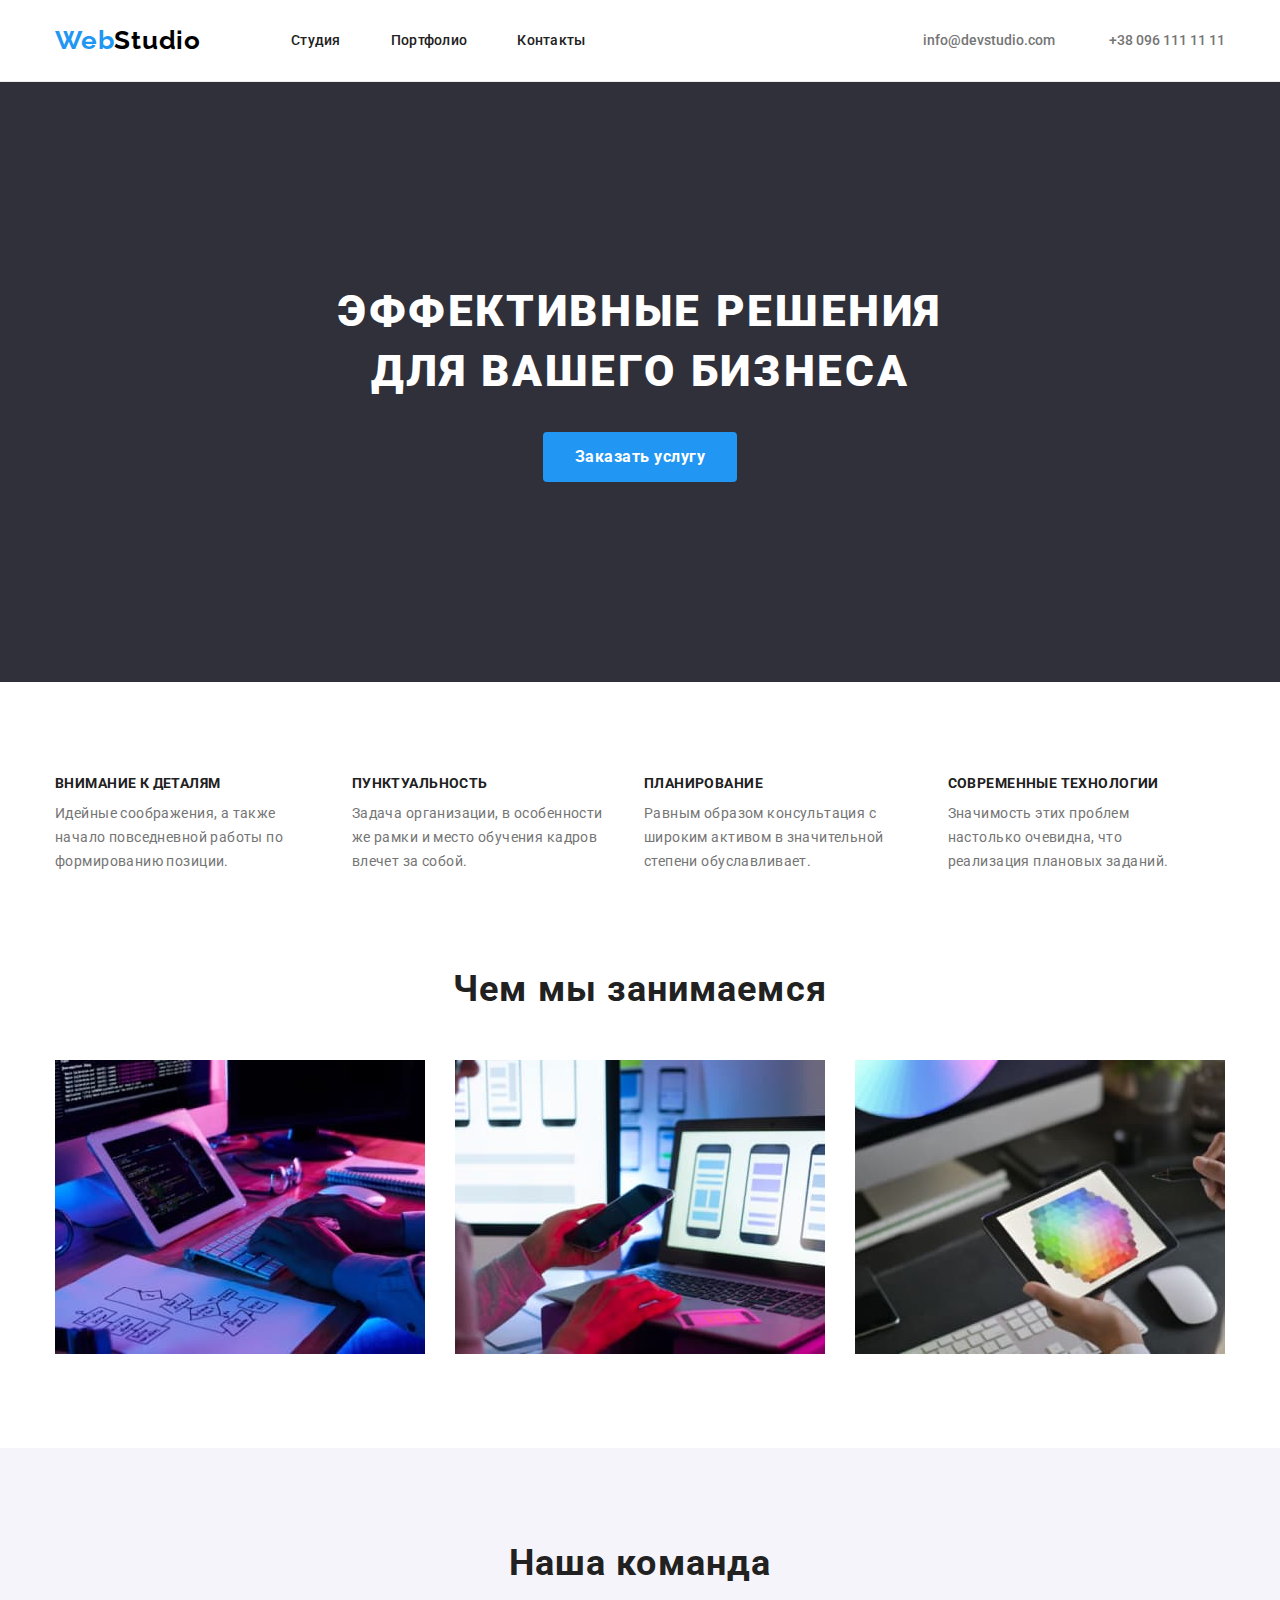
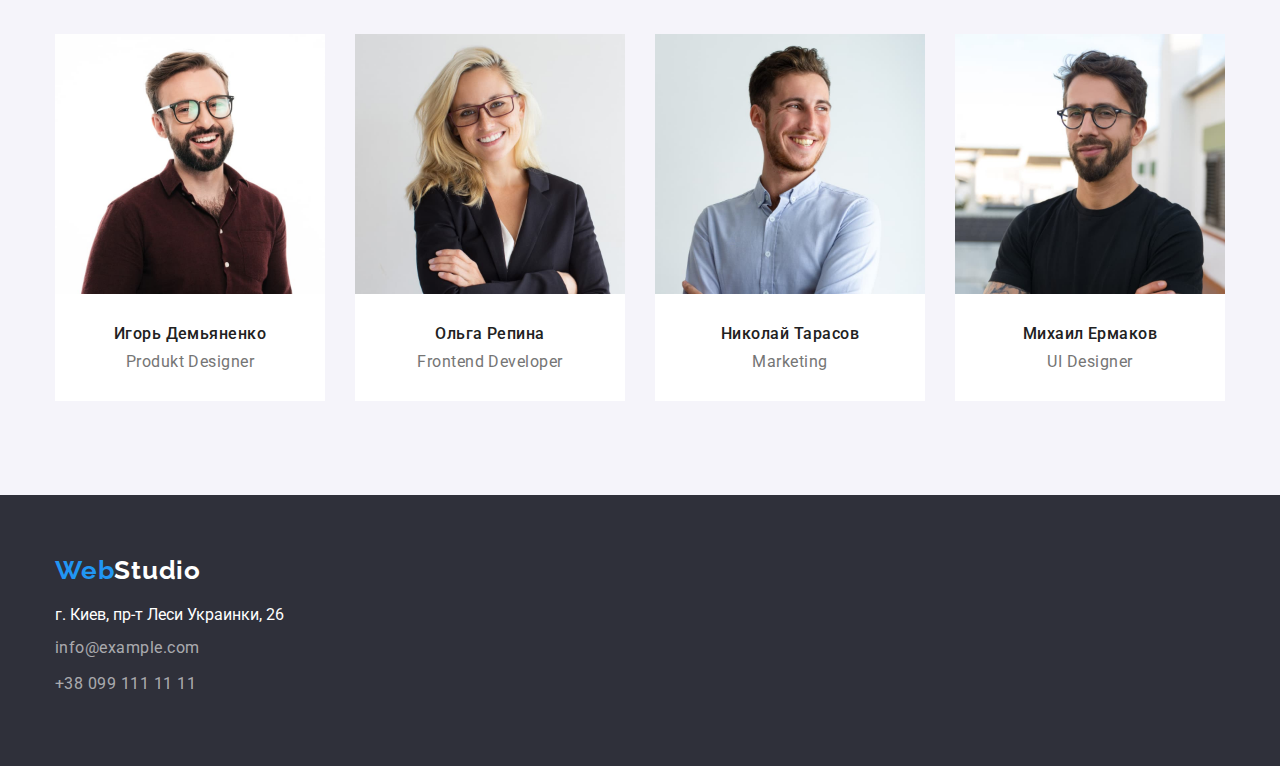
<file: index.html>
<!DOCTYPE html>
<html lang="ru">

<head>
    <meta charset="UTF-8">
    <meta http-equiv="X-UA-Compatible" content="IE=edge">
    <meta name="viewport" content="width=device-width, initial-scale=1.0">
    <title>Портфолио</title>
    <link href="https://fonts.googleapis.com/css2?family=Raleway:wght@700&family=Roboto:wght@400;500;700;900&display=swap"
        rel="stylesheet">
        <link rel="stylesheet" href="https://cdnjs.cloudflare.com/ajax/libs/modern-normalize/1.1.0/modern-normalize.min.css">
    <link rel="stylesheet" href="./css/styles.css">
</head>
<body>
    <!-- шапка -->
    <header class="header">
        <div class="container header-container">
        <nav class="nav">
            <a class="logo link" href="">Web<span class="logo-nav">Studio</span> </a>
            <ul class="header-list">
                <li><a class="nav-link link" href="./index.html">Студия</a></li>
                <li><a class="nav-link link" href="./portfolio.html">Портфолио</a></li>
                <li><a class="nav-link link" href="">Контакты</a></li>
            </ul>
        </nav> 
        <div class="header-address">
           <a class="nav-contacts link" href="mailto:info@devstudio.com">info@devstudio.com</a>
            <a class="nav-contacts link" href="tel:+380961111111">+38 096 111 11 11</a>
</div>
    </div>
    </header>
    <main>
        <!-- герой -->
        <section class="hero">
            <div class="container hero-container">
            <h1 class="hero-title">Эффективные решения для вашего бизнеса</h1>
            <button class="btn hero" type="button">Заказать услугу</button</div>
        </section> 
        <!-- особенности -->
        <section class="list-section">
            <div class="container list-container">
            <ul class="lists">
                <li class="features-list">
                    <h3 class="title-features">Внимание к деталям</h3>
                    <p class="text"> Идейные соображения,
                        а также начало повседневной работы по формированию позиции.</p>
                </li>
                <li class="features-list">
                    <h3 class="title-features">Пунктуальность</h3>
                    <p class="text">Задача организации,
                        в особенности же рамки и место обучения кадров влечет за собой.</p>
                </li>
                <li class="features-list">
                    <h3 class="title-features">Планирование</h3>
                    <p class="text">Равным образом консультация
                        с широким активом в значительной степени обуславливает.</p>
                </li>
                <li class="features-list">
                    <h3 class="title-features">Современные технологии</h3>
                    <p class="text">Значимость этих проблем настолько очевидна,
                        что реализация плановых заданий.</p>
                </li>
            </ul>
        </div>
        </section>
        <section class="work-section">
            <div class="container work-container">
            <h2 class="work-heading">Чем мы занимаемся</h2>
            <ul class="lists">
                <li class="work-img"><img src="./images/img.jpg" alt="img1" width="370"></li>
                <li class="work-img"> <img src="./images/img-2.jpg" alt="img2" width="370"></li>
                <li class="work-img"> <img src="./images/img-3.jpg" alt="img3" width="370"></li>
            </ul>
        </div>
        </section>
        <!-- команда -->
        <section class="team-section">
            <div class="container team-container">
            <h2 class="team-heading">Наша команда</h2>
            <ul class="lists">
                <li class="team-cards">
                    <img src="./images/igor-demianenko.jpg" alt="Игорь Демьяненко" width="270">
                    <h3 class="cards-title">Игорь Демьяненко</h3>
                    <p class="cards-text" lang="en">Produkt Designer</p>
                </li>
                <li class="team-cards">
                    <img src="./images/olga-repina.jpg" alt="Ольга Репина" width="270">
                    <h3 class="cards-title">Ольга Репина</h3>
                    <p class="cards-text" lang="en">Frontend Developer</p>
                </li>
                <li class="team-cards">
                    <img src="./images/nikolai-tarason.jpg" alt="Николай Тарасов" width="270">
                    <h3 class="cards-title">Николай Тарасов</h3>
                    <p class="cards-text" lang="en">Marketing</p>
                </li>
                <li class="team-cards">
                    <img src="./images/mikhail-yermakov.jpg" alt="Михаил Ермаков" width="270">
                    <h3 class="cards-title">Михаил Ермаков</h3>
                    <p class="cards-text" lang="en">UI Designer</p>
                </li>
            </ul>
        </div>
        </section>
    </main>
    <!-- footer -->
    <footer class="footer">
        <div class="container footer-container">
            <div class="logo-link">
        <a class="logo link" href="">Web<span class="logo-footer">Studio</span> </a></div>
        <address>
            <ul>
                <li class="footer-list">
                    <a class="footer-text link"
                        href="https://www.google.com/maps/place/%D0%B1%D1%83%D0%BB.+%D0%9B%D0%B5%D1%81%D0%B8+%D0%A3%D0%BA%D1%80%D0%B0%D0%B8%D0%BD%D0%BA%D0%B8,  +26,+%D0%9A%D0%B8%D0%B5%D0%B2,+02000/@50.4265807,30.5361971,17z/data=!3m1!4b1!4m5!3m4!1s0x40d4cf0e033ecbe9:0x57a4dffefec77da0!8m2!3d50.4265807!4d30.5383858">
                        г. Киев, пр-т Леси Украинки, 26 </a>
                </li>
                <li class="footer-list">
                    <a class="footer-link link" href="mailto:info@example.com">info@example.com</a>
                </li>
                <li class="footer-list">
                    <a class="footer-link link" href="tel:+380961111111">+38 099 111 11 11</a>
                </li>
            </ul>
        </address>
    </div>
    </footer>
</body>

</html>
</file>
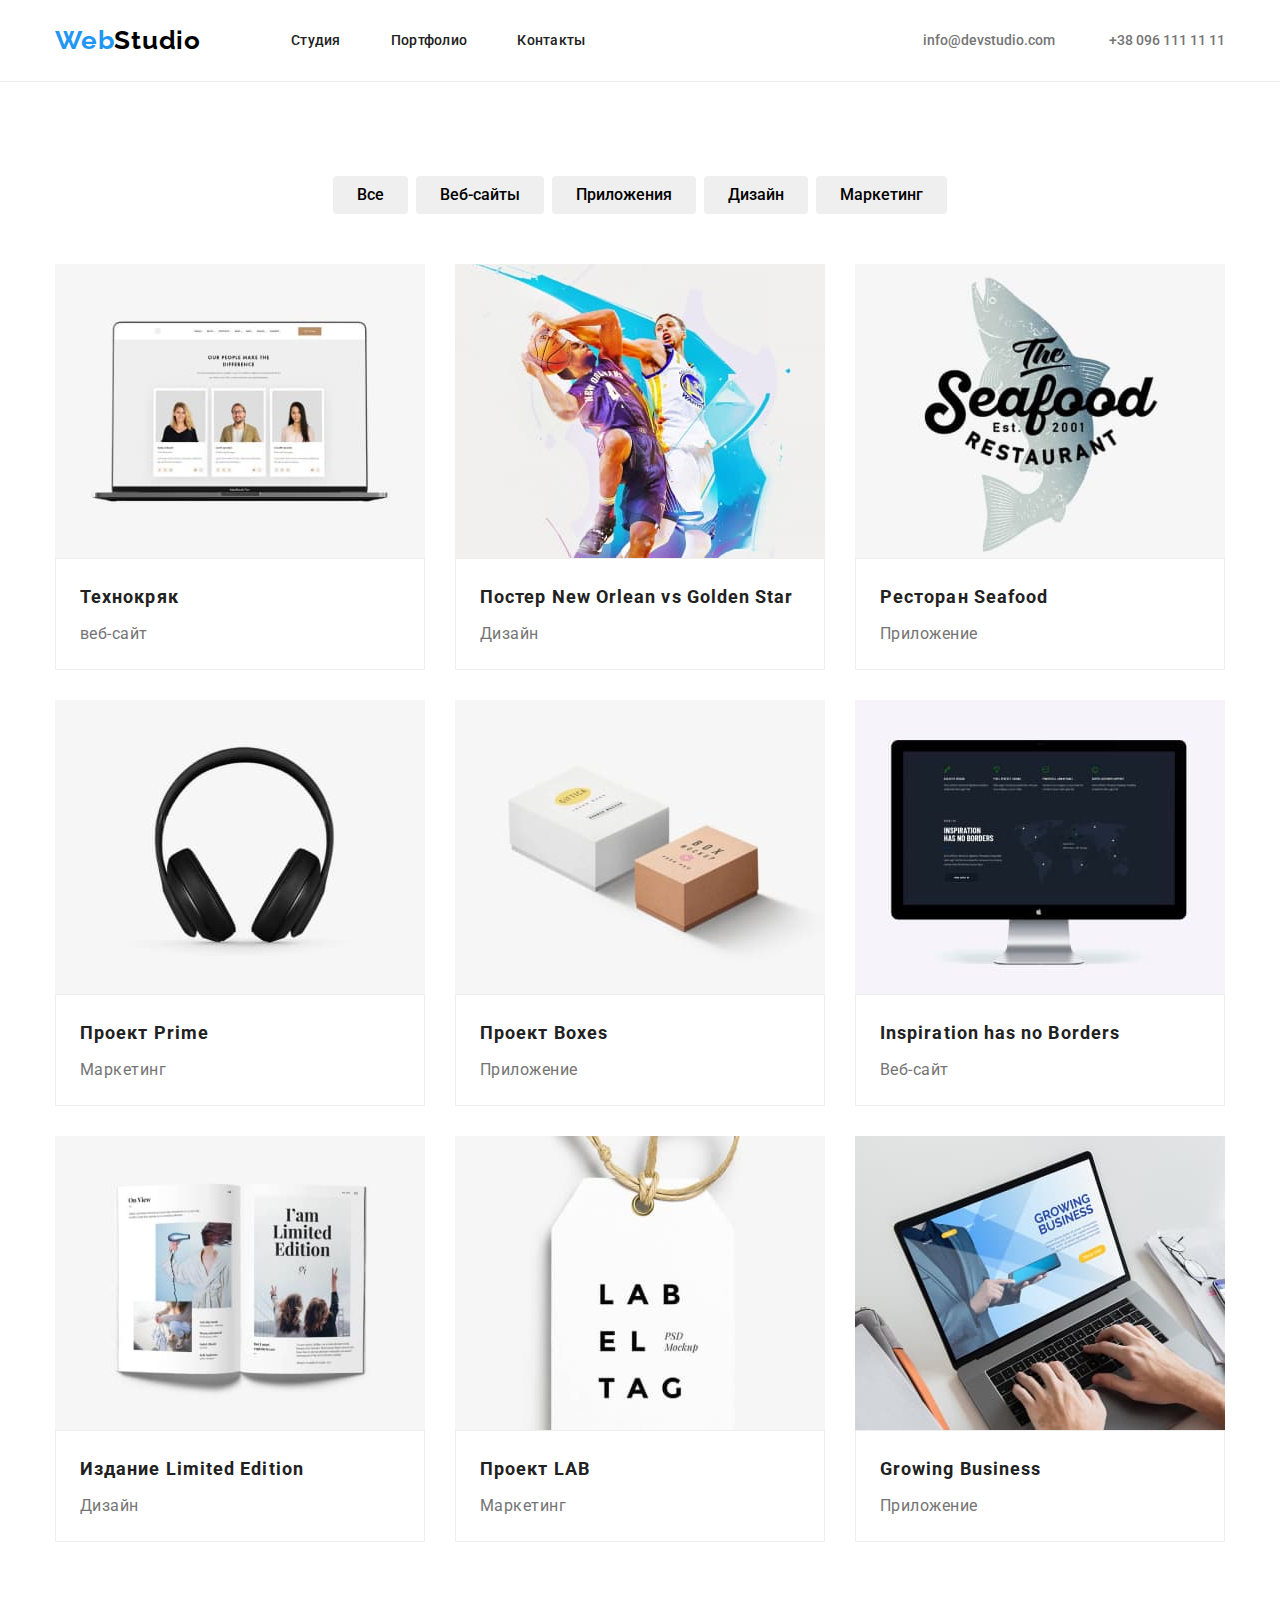
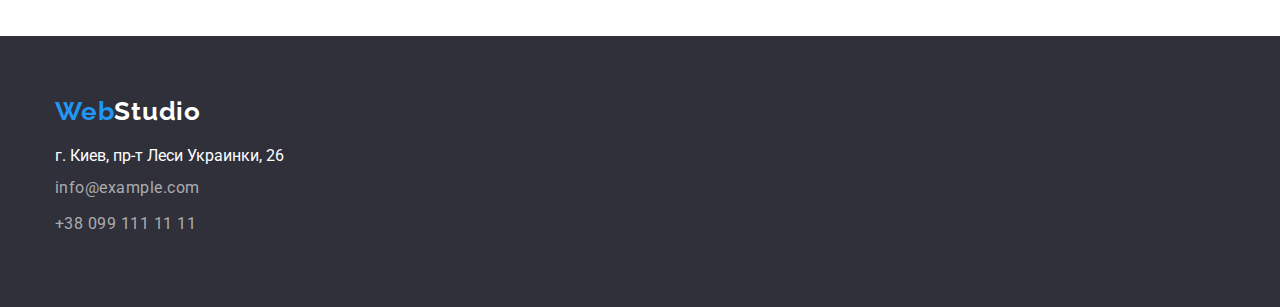
<file: portfolio.html>
<!DOCTYPE html>
<html lang="ru">

<head>
    <meta charset="UTF-8">
    <meta http-equiv="X-UA-Compatible" content="IE=edge">
    <meta name="viewport" content="width=device-width, initial-scale=1.0">
    <title>Портфолио</title>
    <link href="https://fonts.googleapis.com/css2?family=Raleway:wght@700&family=Roboto:wght@400;500;700;900&display=swap"
        rel="stylesheet">
        <link rel="stylesheet" href="https://cdnjs.cloudflare.com/ajax/libs/modern-normalize/1.1.0/modern-normalize.min.css">
    <link rel="stylesheet" href="./css/styles.css">
</head>

<body>
    <!-- шапка -->
<header class="header">
    <div class="container header-container">
        <nav class="nav">
            <a class="logo link" href="">Web<span class="logo-nav">Studio</span> </a>
            <ul class="header-list">
                <li><a class="nav-link link" href="./index.html">Студия</a></li>
                <li><a class="nav-link link" href="./portfolio.html">Портфолио</a></li>
                <li><a class="nav-link link" href="">Контакты</a></li>
            </ul>
        </nav>
        <div class="header-address">
            <a class="nav-contacts link" href="mailto:info@devstudio.com">info@devstudio.com</a>
            <a class="nav-contacts link" href="tel:+380961111111">+38 096 111 11 11</a>
        </div>
    </div>
  </header>
    <main>
          <!-- навигация -->
 <section class="button-section">
   <div class="container btn-container">
<ul class="button-ul">
    <li class="button-list"><button class="btns" type="button">Все</button></li>
    <li class="button-list"><button class="btns" type="button">Веб-сайты</button></li>
    <li class="button-list"><button class="btns" type="button">Приложения</button></li>
    <li class="button-list"><button class="btns" type="button">Дизайн</button></li>
    <li class="button-list"><button class="btns" type="button">Маркетинг</button></li>
</ul>
   
<ul class="img-list">
     <!-- <div class="container img-container"> -->
    <li class="cart"><img src="./images/leptop.jpg" alt="ноутбук" width="370">
       <div class="border">
            <h2 class="work-title">Технокряк</h2>
        <p class="work-text">веб-сайт</p></div>
    </li>
    <li class="cart">
       
        <img src="./images/game.jpg" alt="игра" width="370"> <div class="border">
        <h2 class="work-title">Постер New Orlean vs Golden Star</h2>
        <p class="work-text">Дизайн</p></div>
    </li>
    <li class="cart">
      
        <img src="./images/seafood.jpg" alt="ресторан" width="370">  <div class="border">
        <h2 class="work-title">Ресторан Seafood</h2>
        <p class="work-text">Приложение</p></div>
    </li>
    <li class="cart">
     
        <img src="./images/black(1).jpg" alt="наушники" width="370">   <div class="border">
        <h2 class="work-title">Проект Prime</h2>
        <p class="work-text">Маркетинг</p></div>
    </li>
    <li class="cart">
       
        <img src="./images/boxes.jpg" alt="коробки" width="370"> <div class="border">
        <h2 class="work-title">Проект Boxes</h2>
        <p class="work-text">Приложение</p></div>
    </li>
    <li class="cart">
      
        <img src="./images/screen.jpg" alt="компьтер" width="370">  <div class="border">
        <h2 class="work-title">Inspiration has no Borders</h2>
        <p class="work-text">Веб-сайт</p></div>
    </li>
    <li class="cart">
       
        <img src="./images/book-1.jpg" alt="журнал" width="370"> <div class="border">
        <h2 class="work-title">Издание Limited Edition</h2>
        <p class="work-text">Дизайн</p></div>
    </li>
    <li class="cart">
      
        <img src="./images/label.jpg" alt="бирка" width="370">  <div class="border">
        <h2 class="work-title">Проект LAB</h2>
        <p class="work-text">Маркетинг</p></div>
    </li>
    <li class="cart">
     
        <img src="./images/hands.jpg" alt="руки" width="370">   <div class="border">
        <h2 class="work-title">Growing Business</h2>
        <p class="work-text">Приложение</p></div>
    </li>

</ul>
</div>
</section>
    </main>
    <!-- footer -->
    <footer class="footer">
        <div class="container footer-container">
            <div class="logo-link">
        <a class="logo link" href="">Web<span class="logo-footer">Studio</span> </a></div>
        <address>
            <ul>
                <li class="footer-list">
                    <a class="footer-text link"
                        href="https://www.google.com/maps/place/%D0%B1%D1%83%D0%BB.+%D0%9B%D0%B5%D1%81%D0%B8+%D0%A3%D0%BA%D1%80%D0%B0%D0%B8%D0%BD%D0%BA%D0%B8,+26,+%D0%9A%D0%B8%D0%B5%D0%B2,+02000/@50.4265807,30.5361971,17z/data=!3m1!4b1!4m5!3m4!1s0x40d4cf0e033ecbe9:0x57a4dffefec77da0!8m2!3d50.4265807!4d30.5383858">
                        г. Киев, пр-т Леси Украинки, 26 </a>
                </li>
                <li class="footer-list">
                    <a class="footer-link link" href="mailto:info@example.com">info@example.com</a>
                </li>
                <li class="footer-list">
                    <a class="footer-link link" href="tel:+380961111111">+38 099 111 11 11</a>
                </li>
            </ul>
        </address>
    </div>
    </footer>
    </body>
    
    </html>
</file>
<file: css/styles.css>
:root {
  --current-text-color: #757575;
  --current-title-color: #212121;
  --current-white-color: #ffffff;
  --current-black-color: #000000;
  --accent-color: #2196f3;
  --hero-btn-accent-color: #188ce8;
  --secondary-bg-color: #f5f4fa;
  --footer-bg-color: #2f303a;
  --footer-link-color: rgba(255, 255, 255, 0.6);
}
p,
h1,
h2,
h3,
h4,
h5,
h6 {
  margin: 0;
}
ul {
  margin: 0;
  padding: 0;
}
img {
  display: block;
  max-width: 100%;
  height: auto;
}
button {
  cursor: pointer;
}
.container {
  width: 1200px;
  padding-left: 15px;
  padding-right: 15px;
  margin: 0 auto;
}
body {
  font-family: Roboto, sans-serif;
  color: var(--current-text-color);
  background-color: var(--current-white-color);
}

/* Ссылки */
.link {
  text-decoration: none;
}

/* header */
.header {
  padding-top: 25px;
  padding-bottom: 25px;

  border-bottom: 1px solid #ececec;
}
.header-container {
  display: flex;
  align-items: center;
}
.header-list {
  list-style: none;
  display: flex;
}
.header-address {
  margin-left: auto;
}
.nav {
  display: flex;
  align-items: center;
}
.nav-link {
  color: var(--current-title-color);

  font-weight: 500;
  font-size: 14px;
  line-height: 1.14;
  letter-spacing: 0.02em;
  margin-right: 50px;
}

.nav-contacts {
  color: var(--current-text-color);
  font-weight: 500;
  font-size: 14px;
  line-height: 1, 14;
  letter-spacing: 2%;
  margin-left: 50px;
}

.nav-link:hover,
.nav-link:focus,
.footer-link:hover,
.footer-link:focus,
.current {
  color: var(--accent-color);
}

/* Лого */
.logo {
  margin-right: 90px;
  color: var(--accent-color);

  font-family: Raleway, sans-serif;
  font-weight: 700;
  font-size: 26px;
  line-height: 1.19;
  letter-spacing: 0.03em;
}

.logo-nav {
  color: var(--current-black-color);
}

.logo-footer {
  color: var(--current-white-color);
}

/* Hero */

.hero {
  background-color: #2f303a;
  text-align: center;
}

.hero-title {
  color: var(--current-white-color);
  margin-top: 0;
  font-weight: 900;
  font-size: 44px;
  line-height: 1.36;
  letter-spacing: 0.06em;
  text-transform: uppercase;
  margin-bottom: 30px;
  width: 696px;
  height: 120px;
  margin: 0 auto;
}
.hero-container {
  display: inline-block;
  padding-top: 200px;
  padding-bottom: 200px;
  text-align: center;
}
/* Кнопка героя */

.btn {
  height: 50px;
  font-weight: 700;

  padding-left: 32px;
  padding-right: 32px;
  font-family: inherit;
  font-style: inherit;
  font-size: 16px;
  line-height: 1.62;
  letter-spacing: 0.03em;
  margin-top: 30px;
  color: var(--current-white-color);
  background-color: var(--accent-color);
  border: 0;
  border-radius: 4px;
}

.btn:hover,
.btn:focus,
.active {
  color: var(--current-white-color);
  background-color: var(--accent-color);
  box-shadow: 0px 3px 1px rgba(0, 0, 0, 0.1), 0px 1px 2px rgba(0, 0, 0, 0.08),
    0px 2px 2px rgba(0, 0, 0, 0.12);
}

.btn.hero:focus,
.btn.hero:hover {
  background-color: var(--hero-btn-accent-color);
}
/* особенности */
.lists {
  list-style: none;
  display: flex;
}
.features-list {
  margin-right: 30px;
}
.list-section {
  padding-top: 94px;
  padding-bottom: 94px;
}

/* чем мы занимаемся */
.work-heading {
  text-align: center;
  font-weight: 700;
  font-size: 36px;
  line-height: 1.17;
  letter-spacing: 0.03em;
  margin-bottom: 50px;
  color: var(--current-title-color);
}

.work-section {
  padding-bottom: 94px;
}
.work-img {
  margin-right: 30px;
}
.work-img:last-child {
  margin-right: -30px;
}
/* комманда */
.team-section {
  background-color: var(--secondary-bg-color);
  padding-top: 94px;
  padding-bottom: 94px;
}

.team-heading {
  text-align: center;
  font-weight: 700;
  font-size: 36px;
  line-height: 1.17;
  letter-spacing: 0.03em;
  margin-bottom: 50px;
  color: var(--current-title-color);
}
.team-cards {
  padding-bottom: 30px;
  margin-right: 30px;
  background-color: var(--current-white-color);
}
.team-cards:last-child {
  margin-right: -30px;
}
/* Заголовки */
.heading {
  font-weight: 700;
  font-size: 36px;
  line-height: 1.17;
  letter-spacing: 0.03em;

  color: var(--current-title-color);
}

.title-features {
  margin-bottom: 10px;
  color: var(--current-title-color);

  font-size: 14px;
  line-height: 1.14;
  letter-spacing: 0.03em;
  text-transform: uppercase;
}

/* Основной текст */

.text {
  font-size: 14px;
  line-height: 1.71;
  letter-spacing: 0.03em;

  color: var(--current-text-color);
}

/* Карточки */
.team.section {
  background-color: var(--secondary-bg-color);
}
.team-cards {
  margin-right: 30px;
}

.cards-title {
  color: var(--current-title-color);

  font-weight: 500;
  font-size: 16px;
  line-height: 1.19;
  letter-spacing: 0.03em;
  text-align: center;
  margin-top: 30px;
}

.cards-text {
  line-height: 1, 87;
  letter-spacing: 0.03em;
  text-align: center;
  margin-top: 10px;
}

/* Портфолио заголовки карточек */
.work-title {
  color: var(--current-title-color);

  font-weight: 700;
  font-size: 18px;
  line-height: 2;
  letter-spacing: 0.06em;
}

.work-text {
  line-height: 1.87;
  letter-spacing: 0.03em;
  color: var(--current-text-color);
}

/* Footer */

.footer {
  padding-top: 60px;
  padding-bottom: 60px;
  background-color: var(--footer-bg-color);
}
.footer-list {
  list-style: none;
  padding-bottom: 9px;
}
.logo-link {
  padding-bottom: 20px;
}
.footer-text {
  color: var(--current-white-color);
  font-style: normal;
  font-size: 16px;
  line-height: 1, 71;
}

.footer-link {
  font-style: normal;
  line-height: 1.71;
  letter-spacing: 0.03em;
  color: var(--footer-link-color);
}
/* PORTFOLIO!!! */

.button-section {
  padding-top: 94px;
  padding-bottom: 94px;
}

.button-ul {
  justify-content: center;
  display: flex;
  margin-bottom: 50px;
  margin-top: 0;
  list-style: none;
}
.button-list:last-child {
  margin-right: 0;
}
.button-list {
  align-items: center;
  margin-right: 8px;
}
.btns {
  padding-left: 24px;
  padding-right: 24px;
  padding-top: 6px;
  padding-bottom: 6px;
  display: inline-block;

  font-weight: 500;
  font-style: normal;
  line-height: 26px;

  font-family: inherit;
  font-style: inherit;
  font-size: 16px;
  border: 0;
  border-radius: 4px;
}
.btns:hover,
.btns:focus,
.active {
  color: var(--current-white-color);
  background-color: var(--accent-color);
  box-shadow: 0px 3px 1px rgba(0, 0, 0, 0.1), 0px 1px 2px rgba(0, 0, 0, 0.08),
    0px 2px 2px rgba(0, 0, 0, 0.12);
}

/* карточки портфолио */

.img-list {
  display: flex;
  flex-wrap: wrap;
  margin-right: -30px;
  margin-top: -30px;
}
.cart {
  list-style: none;
  width: calc(100% / 3 - 30px);
  margin-right: 30px;
  margin-top: 30px;
}

.work-title {
  margin-bottom: 4px;
}

.border {
  padding: 20px 24px;
  border: 1px solid #eeeeee;
  box-sizing: border-box;
}
</file>
